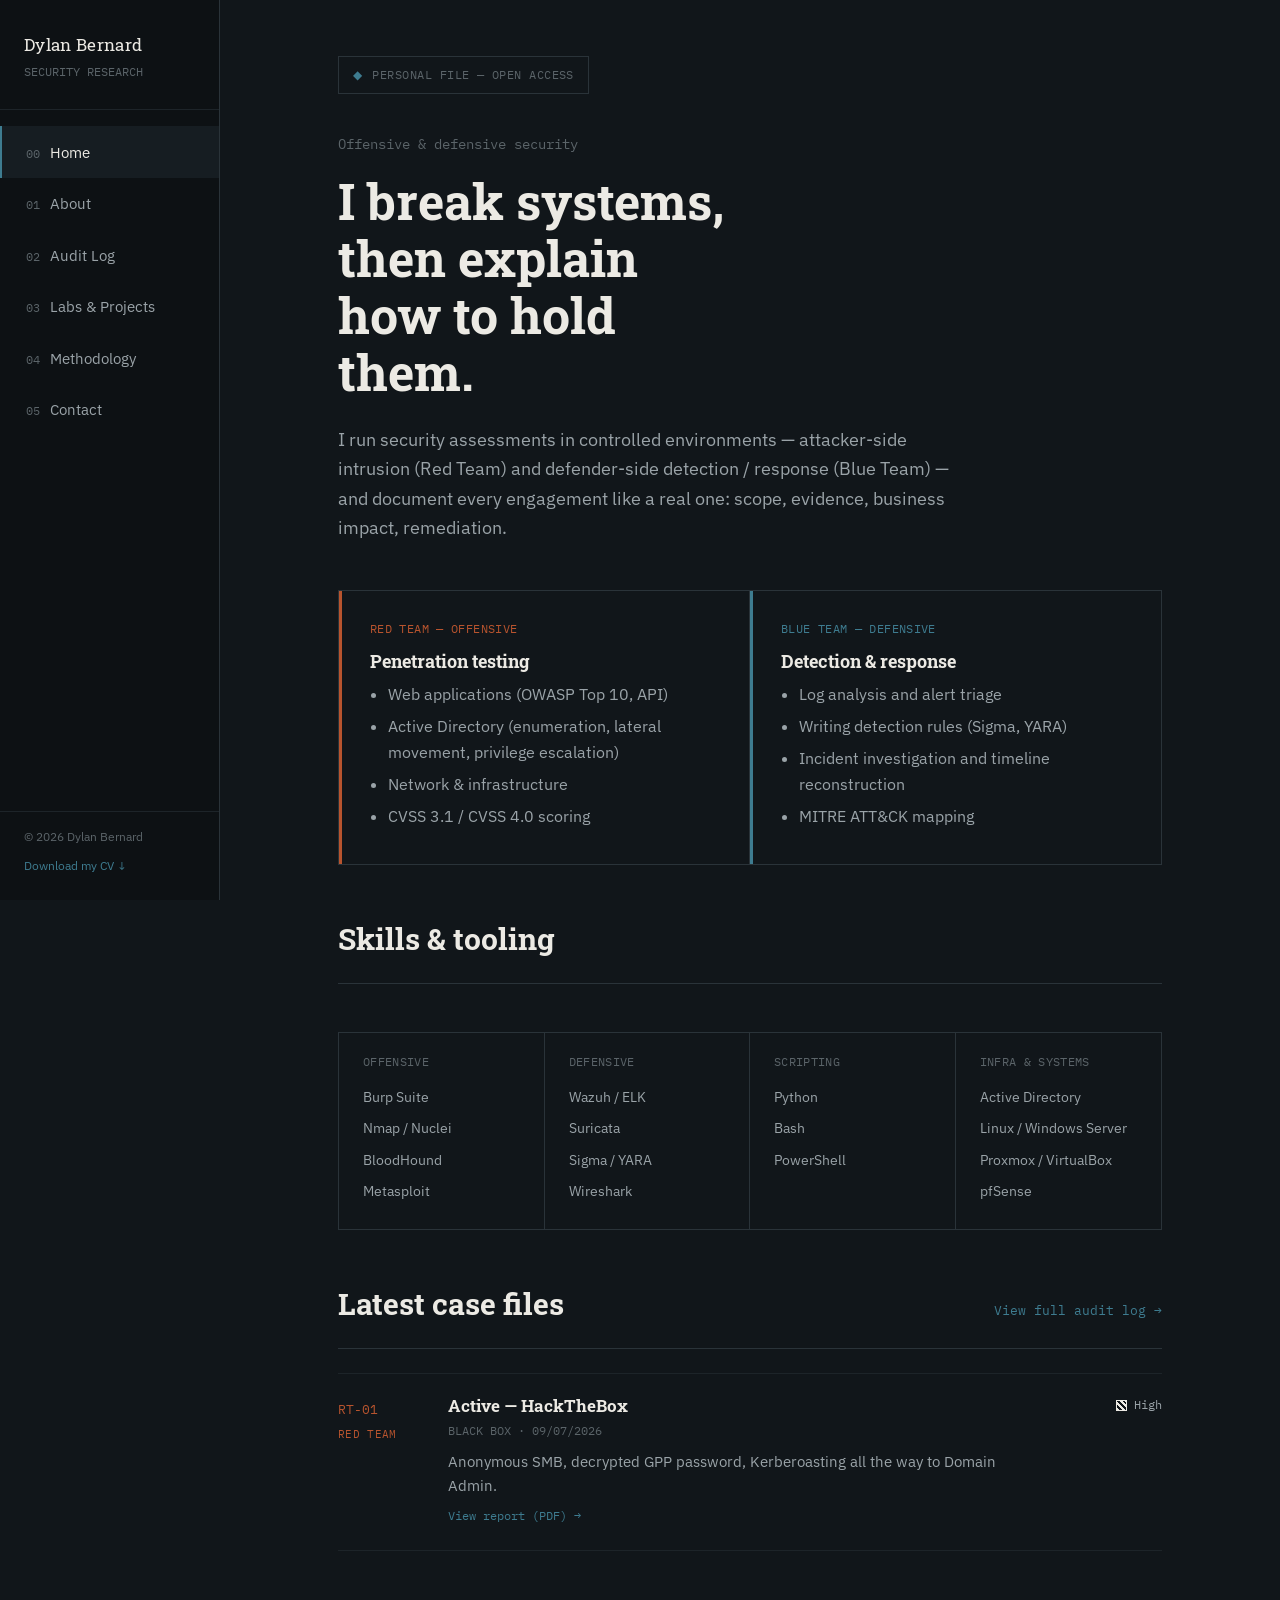
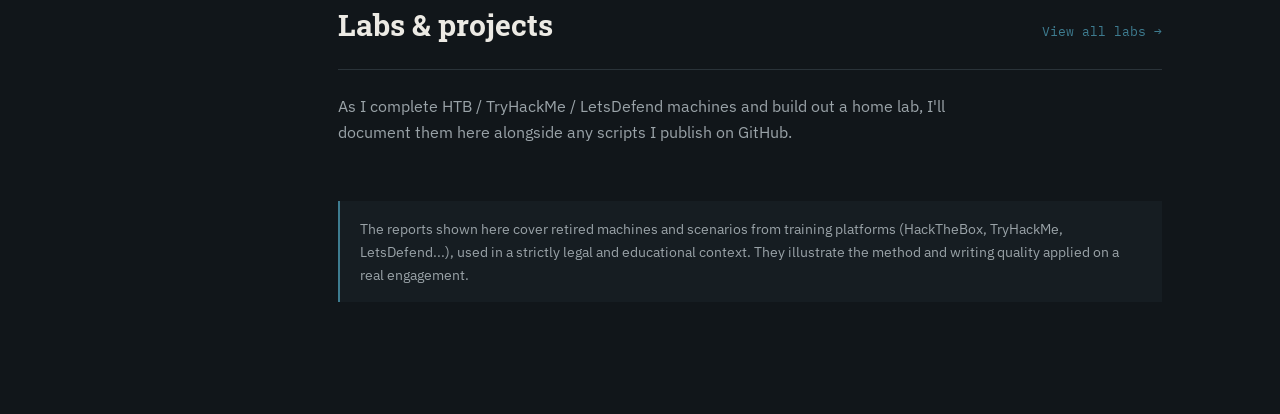
<file: index.html>
<!DOCTYPE html>
<html lang="en">
<head>
<meta charset="UTF-8">
<meta name="viewport" content="width=device-width, initial-scale=1.0">
<title>Dylan Bernard · Security Research — Red &amp; Blue Team</title>
<meta name="description" content="Offensive and defensive security portfolio — penetration testing, detection and incident response. Reports produced in a legal, educational environment.">
<link rel="preconnect" href="https://fonts.googleapis.com">
<link href="https://fonts.googleapis.com/css2?family=Roboto+Slab:wght@400;700&family=IBM+Plex+Sans:wght@400;500;600&family=IBM+Plex+Mono:wght@400;500&display=swap" rel="stylesheet">
<link rel="stylesheet" href="css/style.css">
</head>
<body>

<div class="topbar">
  <span class="topbar__mark">DYLAN&nbsp;BERNARD</span>
  <button class="topbar__toggle" aria-expanded="false">MENU</button>
</div>
<nav class="topbar__menu">
  <a href="index.html" aria-current="page">Home</a>
  <a href="about.html">About</a>
  <a href="reports.html">Audit Log</a>
  <a href="labs.html">Labs &amp; Projects</a>
  <a href="methodology.html">Methodology</a>
  <a href="contact.html">Contact</a>
</nav>

<div class="shell">
  <aside class="rail">
    <div class="rail__brand">
      <a href="index.html">
        <span class="rail__mark">Dylan Bernard</span>
        <span class="rail__sub">SECURITY&nbsp;RESEARCH</span>
      </a>
    </div>
    <nav class="rail__nav">
      <a class="rail__tab" href="index.html" aria-current="page"><span class="idx">00</span>Home</a>
      <a class="rail__tab" href="about.html"><span class="idx">01</span>About</a>
      <a class="rail__tab" href="reports.html"><span class="idx">02</span>Audit Log</a>
      <a class="rail__tab" href="labs.html"><span class="idx">03</span>Labs &amp; Projects</a>
      <a class="rail__tab" href="methodology.html"><span class="idx">04</span>Methodology</a>
      <a class="rail__tab" href="contact.html"><span class="idx">05</span>Contact</a>
    </nav>
    <div class="rail__footer">© 2026 Dylan Bernard<br><a href="assets/CV_Dylan_Bernard.pdf" class="rail__cv">Download my CV ↓</a></div>
  </aside>

  <main class="main">
    <div class="container">

      <div class="classified">PERSONAL FILE — OPEN ACCESS</div>

      <section class="hero">
        <p class="hero__eyebrow">Offensive &amp; defensive security</p>
        <h1>I break systems, then explain how to hold them.</h1>
        <p class="hero__lede">
          I run security assessments in controlled environments — attacker-side intrusion
          (Red Team) and defender-side detection / response (Blue Team) — and document every
          engagement like a real one: scope, evidence, business impact, remediation.
        </p>
      </section>

      <div class="track-split">
        <div class="track track--red">
          <div class="track__label">RED TEAM — OFFENSIVE</div>
          <h3>Penetration testing</h3>
          <ul>
            <li>Web applications (OWASP Top 10, API)</li>
            <li>Active Directory (enumeration, lateral movement, privilege escalation)</li>
            <li>Network &amp; infrastructure</li>
            <li>CVSS 3.1 / CVSS 4.0 scoring</li>
          </ul>
        </div>
        <div class="track track--blue">
          <div class="track__label">BLUE TEAM — DEFENSIVE</div>
          <h3>Detection &amp; response</h3>
          <ul>
            <li>Log analysis and alert triage</li>
            <li>Writing detection rules (Sigma, YARA)</li>
            <li>Incident investigation and timeline reconstruction</li>
            <li>MITRE ATT&amp;CK mapping</li>
          </ul>
        </div>
      </div>

      <section class="section">
        <div class="section__head">
          <h2>Skills &amp; tooling</h2>
        </div>
        <div class="skills-grid">
          <div class="skills-col">
            <h4>OFFENSIVE</h4>
            <ul>
              <li>Burp Suite</li>
              <li>Nmap / Nuclei</li>
              <li>BloodHound</li>
              <li>Metasploit</li>
            </ul>
          </div>
          <div class="skills-col">
            <h4>DEFENSIVE</h4>
            <ul>
              <li>Wazuh / ELK</li>
              <li>Suricata</li>
              <li>Sigma / YARA</li>
              <li>Wireshark</li>
            </ul>
          </div>
          <div class="skills-col">
            <h4>SCRIPTING</h4>
            <ul>
              <li>Python</li>
              <li>Bash</li>
              <li>PowerShell</li>
            </ul>
          </div>
          <div class="skills-col">
            <h4>INFRA &amp; SYSTEMS</h4>
            <ul>
              <li>Active Directory</li>
              <li>Linux / Windows Server</li>
              <li>Proxmox / VirtualBox</li>
              <li>pfSense</li>
            </ul>
          </div>
        </div>
      </section>

      <section class="section">
        <div class="section__head">
          <h2>Latest case files</h2>
          <a class="see-all" href="reports.html">View full audit log →</a>
        </div>
        <div class="log">

          <article class="log-entry log-entry--red">
            <div class="log-entry__id">RT-01<span class="track-tag">RED TEAM</span></div>
            <div>
              <h3 class="log-entry__title">Active — HackTheBox</h3>
              <div class="log-entry__meta">BLACK BOX · 09/07/2026</div>
              <p class="log-entry__desc">Anonymous SMB, decrypted GPP password, Kerberoasting all the way to Domain Admin.</p>
              <a class="log-entry__link" href="assets/reports/active-htb.pdf">View report (PDF) →</a>
            </div>
            <div class="log-entry__sev">
              <div class="sev sev--high"><span class="sev__mark"></span>High</div>
            </div>
          </article>

          <!-- placeholder, fill in and uncomment when ready:
<article class="log-entry log-entry--blue">
            <div class="log-entry__id">BT-01<span class="track-tag">BLUE TEAM</span></div>
            <div>
              <h3 class="log-entry__title">[Scenario name] — Incident investigation</h3>
              <div class="log-entry__meta">SIMULATION · [MONTH YYYY]</div>
              <p class="log-entry__desc">[One-line summary: detected vector, detection delay, containment actions.]</p>
            </div>
            <div class="log-entry__sev">
              <div class="sev sev--high"><span class="sev__mark"></span>High</div>
            </div>
          </article>
-->

          <!-- placeholder, fill in and uncomment when ready:
<article class="log-entry log-entry--red">
            <div class="log-entry__id">RT-02<span class="track-tag">RED TEAM</span></div>
            <div>
              <h3 class="log-entry__title">[Target name] — Web application</h3>
              <div class="log-entry__meta">BLACK BOX · [MONTH YYYY]</div>
              <p class="log-entry__desc">[One-line summary: key vulnerability and exploitation path.]</p>
            </div>
            <div class="log-entry__sev">
              <div class="sev sev--medium"><span class="sev__mark"></span>Medium</div>
            </div>
          </article>
-->

        </div>
      </section>

      <section class="section">
        <div class="section__head">
          <h2>Labs &amp; projects</h2>
          <a class="see-all" href="labs.html">View all labs →</a>
        </div>
        <p>
          As I complete HTB / TryHackMe / LetsDefend machines and build out a home lab,
          I'll document them here alongside any scripts I publish on GitHub.
        </p>
      </section>

      <div class="note-box">
        The reports shown here cover retired machines and scenarios from training platforms
        (HackTheBox, TryHackMe, LetsDefend...), used in a strictly legal and educational
        context. They illustrate the method and writing quality applied on a real engagement.
      </div>

    </div>
  </main>
</div>

<script src="js/main.js"></script>
</body>
</html>
</file>
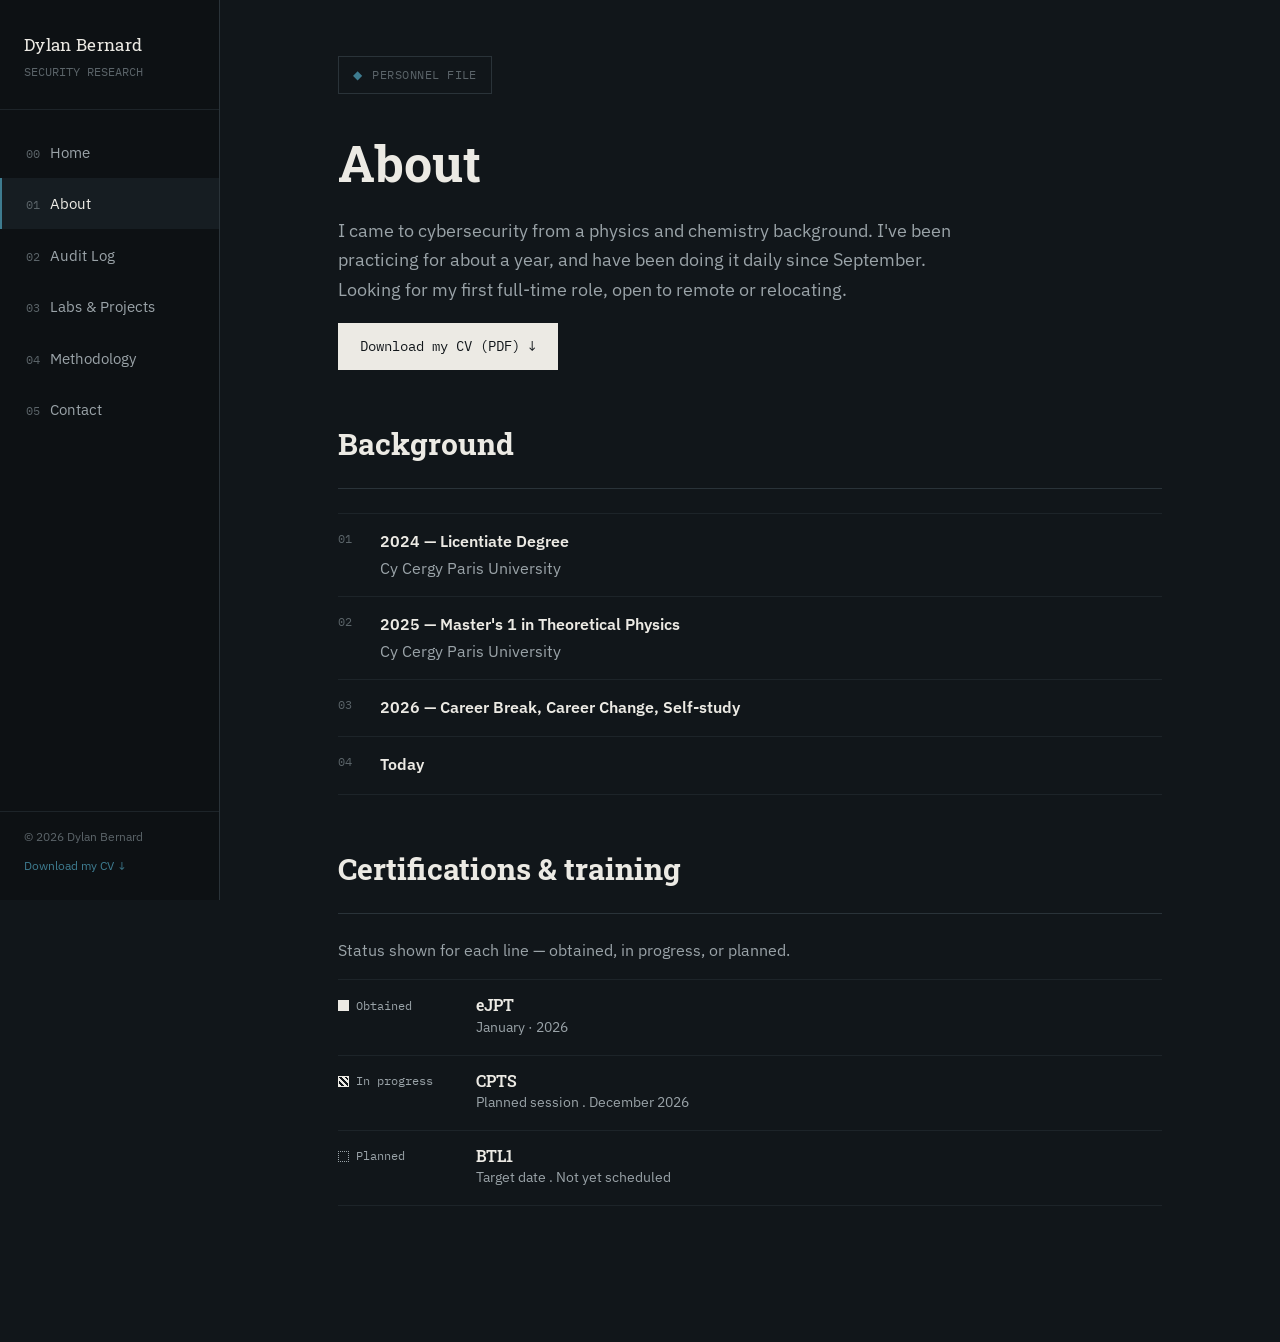
<file: about.html>
<!DOCTYPE html>
<html lang="en">
<head>
<meta charset="UTF-8">
<meta name="viewport" content="width=device-width, initial-scale=1.0">
<title>About · Dylan Bernard — Security Research</title>
<meta name="description" content="Background, training and certifications of Dylan Bernard, Red & Blue Team security researcher.">
<link rel="preconnect" href="https://fonts.googleapis.com">
<link href="https://fonts.googleapis.com/css2?family=Roboto+Slab:wght@400;700&family=IBM+Plex+Sans:wght@400;500;600&family=IBM+Plex+Mono:wght@400;500&display=swap" rel="stylesheet">
<link rel="stylesheet" href="css/style.css">
</head>
<body>

<div class="topbar">
  <span class="topbar__mark">DYLAN&nbsp;BERNARD</span>
  <button class="topbar__toggle" aria-expanded="false">MENU</button>
</div>
<nav class="topbar__menu">
  <a href="index.html">Home</a>
  <a href="about.html" aria-current="page">About</a>
  <a href="reports.html">Audit Log</a>
  <a href="labs.html">Labs &amp; Projects</a>
  <a href="methodology.html">Methodology</a>
  <a href="contact.html">Contact</a>
</nav>

<div class="shell">
  <aside class="rail">
    <div class="rail__brand">
      <a href="index.html">
        <span class="rail__mark">Dylan Bernard</span>
        <span class="rail__sub">SECURITY&nbsp;RESEARCH</span>
      </a>
    </div>
    <nav class="rail__nav">
      <a class="rail__tab" href="index.html"><span class="idx">00</span>Home</a>
      <a class="rail__tab" href="about.html" aria-current="page"><span class="idx">01</span>About</a>
      <a class="rail__tab" href="reports.html"><span class="idx">02</span>Audit Log</a>
      <a class="rail__tab" href="labs.html"><span class="idx">03</span>Labs &amp; Projects</a>
      <a class="rail__tab" href="methodology.html"><span class="idx">04</span>Methodology</a>
      <a class="rail__tab" href="contact.html"><span class="idx">05</span>Contact</a>
    </nav>
    <div class="rail__footer">© 2026 Dylan Bernard<br><a href="assets/CV_Dylan_Bernard.pdf" class="rail__cv">Download my CV ↓</a></div>
  </aside>

  <main class="main">
    <div class="container">

      <div class="classified">PERSONNEL FILE</div>

      <h1>About</h1>
      <p class="hero__lede">
        I came to cybersecurity from a physics and chemistry background. 
        I've been practicing for about a year, and have been doing it daily since September. 
        Looking for my first full-time role, open to remote or relocating.
      </p>

      <a class="cta-btn" href="assets/CV_Dylan_Bernard.pdf">Download my CV (PDF) ↓</a>

      <section class="section">
        <div class="section__head"><h2>Background</h2></div>
        <ol class="phase-list">
          <li>
            <strong>2024 — Licentiate Degree</strong>
            Cy Cergy Paris University
          </li>
          <li>
            <strong>2025 — Master's 1 in Theoretical Physics</strong>
            Cy Cergy Paris University
          </li>
          <li>
            <strong>2026 — Career Break, Career Change, Self-study</strong>
           
          </li>
          <li>
            <strong>Today</strong>
            
          </li>
        </ol>
      </section>

      <section class="section">
        <div class="section__head"><h2>Certifications &amp; training</h2></div>
        <p>Status shown for each line — obtained, in progress, or planned.</p>
        <ul class="cert-list">
          <li class="cert-item">
            <div class="cert-item__status sev sev--critical"><span class="sev__mark"></span>Obtained</div>
            <div class="cert-item__body">
              <h4>eJPT</h4>
              <p>January · 2026</p>
            </div>
          </li>
          <li class="cert-item">
            <div class="cert-item__status sev sev--high"><span class="sev__mark"></span>In progress</div>
            <div class="cert-item__body">
              <h4>CPTS</h4>
              <p>Planned session . December 2026</p>
            </div>
          </li>
          <li class="cert-item">
            <div class="cert-item__status sev sev--info"><span class="sev__mark"></span>Planned</div>
            <div class="cert-item__body">
              <h4>BTL1</h4>
              <p>Target date . Not yet scheduled</p>
            </div>
          </li>
        </ul>
      </section>
 </div>
  </main>
</div>

<script src="js/main.js"></script>
</body>
</html>
</file>
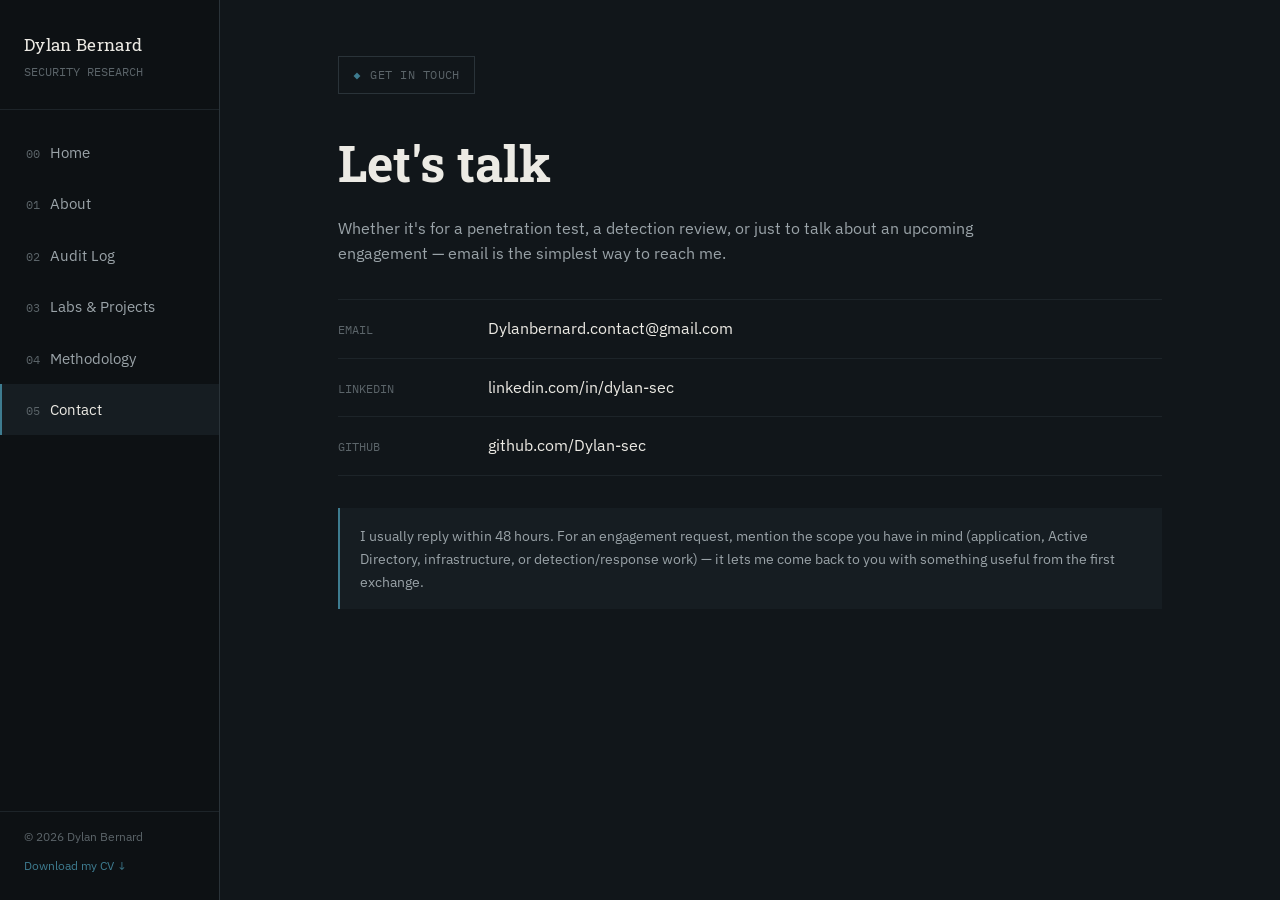
<file: contact.html>
<!DOCTYPE html>
<html lang="en">
<head>
<meta charset="UTF-8">
<meta name="viewport" content="width=device-width, initial-scale=1.0">
<title>Contact · Dylan Bernard — Security Research</title>
<meta name="description" content="Get in touch with Dylan Bernard for a Red Team or Blue Team engagement.">
<link rel="preconnect" href="https://fonts.googleapis.com">
<link href="https://fonts.googleapis.com/css2?family=Roboto+Slab:wght@400;700&family=IBM+Plex+Sans:wght@400;500;600&family=IBM+Plex+Mono:wght@400;500&display=swap" rel="stylesheet">
<link rel="stylesheet" href="css/style.css">
</head>
<body>

<div class="topbar">
  <span class="topbar__mark">DYLAN&nbsp;BERNARD</span>
  <button class="topbar__toggle" aria-expanded="false">MENU</button>
</div>
<nav class="topbar__menu">
  <a href="index.html">Home</a>
  <a href="about.html">About</a>
  <a href="reports.html">Audit Log</a>
  <a href="labs.html">Labs &amp; Projects</a>
  <a href="methodology.html">Methodology</a>
  <a href="contact.html" aria-current="page">Contact</a>
</nav>

<div class="shell">
  <aside class="rail">
    <div class="rail__brand">
      <a href="index.html">
        <span class="rail__mark">Dylan Bernard</span>
        <span class="rail__sub">SECURITY&nbsp;RESEARCH</span>
      </a>
    </div>
    <nav class="rail__nav">
      <a class="rail__tab" href="index.html"><span class="idx">00</span>Home</a>
      <a class="rail__tab" href="about.html"><span class="idx">01</span>About</a>
      <a class="rail__tab" href="reports.html"><span class="idx">02</span>Audit Log</a>
      <a class="rail__tab" href="labs.html"><span class="idx">03</span>Labs &amp; Projects</a>
      <a class="rail__tab" href="methodology.html"><span class="idx">04</span>Methodology</a>
      <a class="rail__tab" href="contact.html" aria-current="page"><span class="idx">05</span>Contact</a>
    </nav>
    <div class="rail__footer">© 2026 Dylan Bernard<br><a href="assets/CV_Dylan_Bernard.pdf" class="rail__cv">Download my CV ↓</a></div>
  </aside>

  <main class="main">
    <div class="container">

      <div class="classified">GET IN TOUCH</div>

      <h1>Let's talk</h1>
      <p>
        Whether it's for a penetration test, a detection review, or just to talk about an
        upcoming engagement — email is the simplest way to reach me.
      </p>

      <ul class="contact-list">
        <li>
          <span class="label mono">EMAIL</span>
          <a href="mailto:Dylanbernard.contact@gmail.com">Dylanbernard.contact@gmail.com</a>
        </li>
        <li>
          <span class="label mono">LINKEDIN</span>
          <a href="https://www.linkedin.com/in/dylan-sec/">linkedin.com/in/dylan-sec</a>
        </li>
        <li>
          <span class="label mono">GITHUB</span>
          <a href="https://github.com/Dylan-sec">github.com/Dylan-sec</a>
        </li>
      </ul>

      <div class="note-box">
        I usually reply within 48 hours. For an engagement request, mention the scope you have
        in mind (application, Active Directory, infrastructure, or detection/response work) —
        it lets me come back to you with something useful from the first exchange.
      </div>

    </div>
  </main>
</div>

<script src="js/main.js"></script>
</body>
</html>
</file>
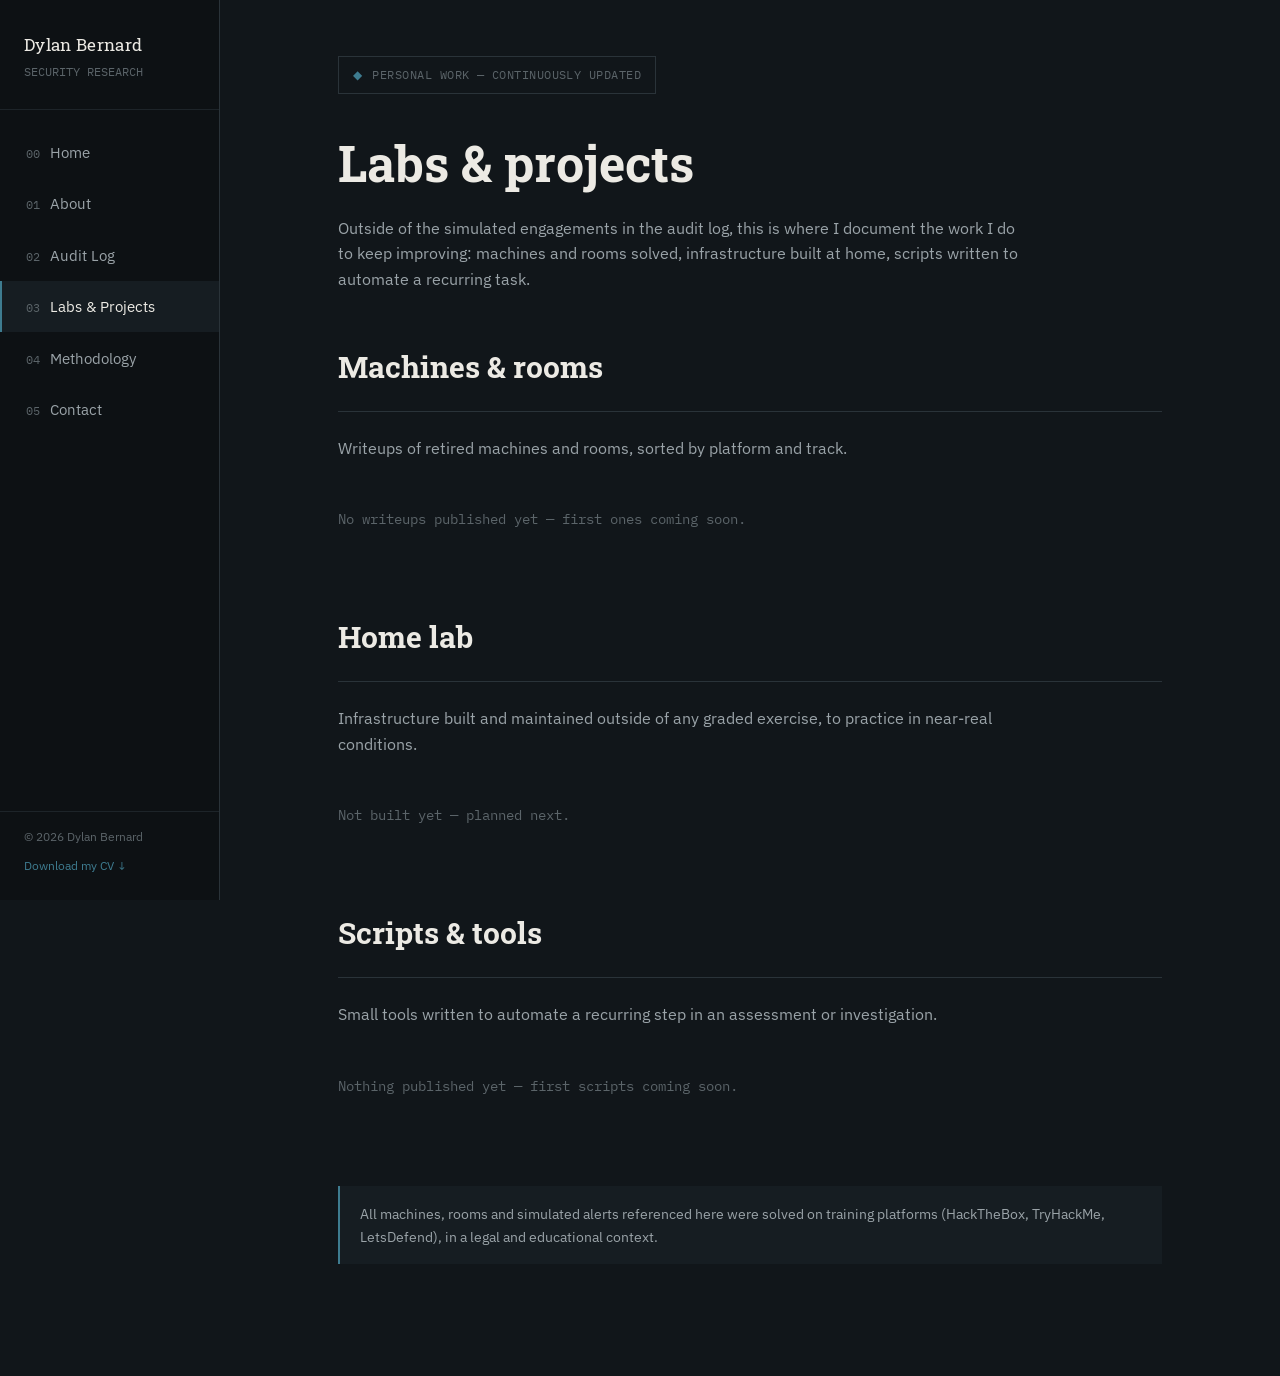
<file: labs.html>
<!DOCTYPE html>
<html lang="en">
<head>
<meta charset="UTF-8">
<meta name="viewport" content="width=device-width, initial-scale=1.0">
<title>Labs &amp; Projects · Dylan Bernard — Security Research</title>
<meta name="description" content="HackTheBox, TryHackMe and LetsDefend writeups, home lab and scripts/tools built by Dylan Bernard.">
<link rel="preconnect" href="https://fonts.googleapis.com">
<link href="https://fonts.googleapis.com/css2?family=Roboto+Slab:wght@400;700&family=IBM+Plex+Sans:wght@400;500;600&family=IBM+Plex+Mono:wght@400;500&display=swap" rel="stylesheet">
<link rel="stylesheet" href="css/style.css">
</head>
<body>

<div class="topbar">
  <span class="topbar__mark">DYLAN&nbsp;BERNARD</span>
  <button class="topbar__toggle" aria-expanded="false">MENU</button>
</div>
<nav class="topbar__menu">
  <a href="index.html">Home</a>
  <a href="about.html">About</a>
  <a href="reports.html">Audit Log</a>
  <a href="labs.html" aria-current="page">Labs &amp; Projects</a>
  <a href="methodology.html">Methodology</a>
  <a href="contact.html">Contact</a>
</nav>

<div class="shell">
  <aside class="rail">
    <div class="rail__brand">
      <a href="index.html">
        <span class="rail__mark">Dylan Bernard</span>
        <span class="rail__sub">SECURITY&nbsp;RESEARCH</span>
      </a>
    </div>
    <nav class="rail__nav">
      <a class="rail__tab" href="index.html"><span class="idx">00</span>Home</a>
      <a class="rail__tab" href="about.html"><span class="idx">01</span>About</a>
      <a class="rail__tab" href="reports.html"><span class="idx">02</span>Audit Log</a>
      <a class="rail__tab" href="labs.html" aria-current="page"><span class="idx">03</span>Labs &amp; Projects</a>
      <a class="rail__tab" href="methodology.html"><span class="idx">04</span>Methodology</a>
      <a class="rail__tab" href="contact.html"><span class="idx">05</span>Contact</a>
    </nav>
    <div class="rail__footer">© 2026 Dylan Bernard<br><a href="assets/CV_Dylan_Bernard.pdf" class="rail__cv">Download my CV ↓</a></div>
  </aside>

  <main class="main">
    <div class="container">

      <div class="classified">PERSONAL WORK — CONTINUOUSLY UPDATED</div>

      <h1>Labs &amp; projects</h1>
      <p>
        Outside of the simulated engagements in the audit log, this is where I document the
        work I do to keep improving: machines and rooms solved, infrastructure built at home,
        scripts written to automate a recurring task.
      </p>

      <!-- ===== Machines & rooms ===== -->
      <section class="section">
        <div class="section__head">
          <h2>Machines &amp; rooms</h2>
        </div>
        <p>Writeups of retired machines and rooms, sorted by platform and track.</p>

        <p class="empty-state is-visible">No writeups published yet — first ones coming soon.</p>

        <!-- placeholder entries, fill in real machines/rooms and uncomment as you complete them:
        <div class="log">

          <article class="log-entry log-entry--red">
            <div class="log-entry__id">HTB<span class="track-tag">RED TEAM</span></div>
            <div>
              <h3 class="log-entry__title"><span class="plat-tag plat-tag--htb">HTB</span>[Machine name]</h3>
              <div class="log-entry__meta mono">DIFFICULTY [EASY/MEDIUM/HARD] · [OS] · [MONTH YYYY]</div>
              <p class="log-entry__desc">[One-line summary of the exploitation path leading to initial access, then root/system.]</p>
            </div>
            <div class="log-entry__sev">
              <div class="sev sev--high"><span class="sev__mark"></span>High</div>
            </div>
          </article>

          <article class="log-entry log-entry--red">
            <div class="log-entry__id">THM<span class="track-tag">RED TEAM</span></div>
            <div>
              <h3 class="log-entry__title"><span class="plat-tag plat-tag--thm">THM</span>[Room name]</h3>
              <div class="log-entry__meta mono">DIFFICULTY [EASY/MEDIUM/HARD] · [TOPIC] · [MONTH YYYY]</div>
              <p class="log-entry__desc">[Technical concept practiced in this room and what was learned.]</p>
            </div>
            <div class="log-entry__sev">
              <div class="sev sev--medium"><span class="sev__mark"></span>Medium</div>
            </div>
          </article>

          <article class="log-entry log-entry--blue">
            <div class="log-entry__id">LD<span class="track-tag">BLUE TEAM</span></div>
            <div>
              <h3 class="log-entry__title"><span class="plat-tag plat-tag--ld">LetsDefend</span>[Simulated alert name]</h3>
              <div class="log-entry__meta mono">SOC SIMULATION · [MONTH YYYY]</div>
              <p class="log-entry__desc">[Alert handled, indicators analyzed, verdict reached and justification.]</p>
            </div>
            <div class="log-entry__sev">
              <div class="sev sev--high"><span class="sev__mark"></span>High</div>
            </div>
          </article>

          <article class="log-entry log-entry--red">
            <div class="log-entry__id">HTB<span class="track-tag">RED TEAM</span></div>
            <div>
              <h3 class="log-entry__title"><span class="plat-tag plat-tag--htb">HTB</span>[Machine name]</h3>
              <div class="log-entry__meta mono">DIFFICULTY [EASY/MEDIUM/HARD] · [OS] · [MONTH YYYY]</div>
              <p class="log-entry__desc">[One-line summary of the exploitation path leading to initial access, then root/system.]</p>
            </div>
            <div class="log-entry__sev">
              <div class="sev sev--critical"><span class="sev__mark"></span>Critical</div>
            </div>
          </article>

        </div>
        -->
      </section>

      <!-- ===== Home lab ===== -->
      <section class="section">
        <div class="section__head">
          <h2>Home lab</h2>
        </div>
        <p>Infrastructure built and maintained outside of any graded exercise, to practice in near-real conditions.</p>

        <p class="empty-state is-visible">Not built yet — planned next.</p>

        <!-- placeholder cards, fill in real lab builds and uncomment when ready:
        <div class="project-card">
          <h3>[Lab name] — Vulnerable Active Directory</h3>
          <div class="project-card__stack">Windows Server · AD DS · VirtualBox / Proxmox</div>
          <p class="project-card__desc">[AD domain built with intentional misconfigurations (ACLs, delegation, GPOs) to practice enumeration and privilege escalation with tools like BloodHound.]</p>
          <a class="project-card__link" href="#">[writeup / repo link] →</a>
        </div>

        <div class="project-card">
          <h3>[Lab name] — Mini SOC</h3>
          <div class="project-card__stack">Wazuh · Suricata · ELK · Debian</div>
          <p class="project-card__desc">[Detection stack with log collection, correlation rules and dashboards, tested against simulated attacks from the AD lab.]</p>
          <a class="project-card__link" href="#">[writeup / repo link] →</a>
        </div>

        <div class="project-card">
          <h3>[Lab name] — Network segmentation</h3>
          <div class="project-card__stack">pfSense · VLAN · Wireshark</div>
          <p class="project-card__desc">[Network segmented into zones (user, server, DMZ) to observe and document lateral movement blocked by segmentation.]</p>
          <a class="project-card__link" href="#">[writeup / repo link] →</a>
        </div>
        -->
      </section>

      <!-- ===== Scripts & tools ===== -->
      <section class="section">
        <div class="section__head">
          <h2>Scripts &amp; tools</h2>
        </div>
        <p>Small tools written to automate a recurring step in an assessment or investigation.</p>

        <p class="empty-state is-visible">Nothing published yet — first scripts coming soon.</p>

        <!-- placeholder tools, fill in real scripts and uncomment when ready:
        <ul class="tool-list">
          <li class="tool-item">
            <span class="tool-item__lang mono">Python</span>
            <div class="tool-item__body">
              <h4>[Script name] — enumeration automation</h4>
              <p>[What the script actually does: e.g. runs nmap then sorts services by likely attack surface.]</p>
            </div>
            <a class="tool-item__link" href="#">GitHub →</a>
          </li>
          <li class="tool-item">
            <span class="tool-item__lang mono">Bash</span>
            <div class="tool-item__body">
              <h4>[Script name] — test environment setup</h4>
              <p>[E.g. automatically installs and configures tools on a freshly built assessment machine.]</p>
            </div>
            <a class="tool-item__link" href="#">GitHub →</a>
          </li>
          <li class="tool-item">
            <span class="tool-item__lang mono">Python</span>
            <div class="tool-item__body">
              <h4>[Script name] — Sigma detection rule</h4>
              <p>[Generates or tests a Sigma detection rule against a sample log set.]</p>
            </div>
            <a class="tool-item__link" href="#">GitHub →</a>
          </li>
        </ul>
        -->
      </section>

      <div class="note-box">
        All machines, rooms and simulated alerts referenced here were solved on training
        platforms (HackTheBox, TryHackMe, LetsDefend), in a legal and educational context.
      </div>

    </div>
  </main>
</div>

<script src="js/main.js"></script>
</body>
</html>
</file>
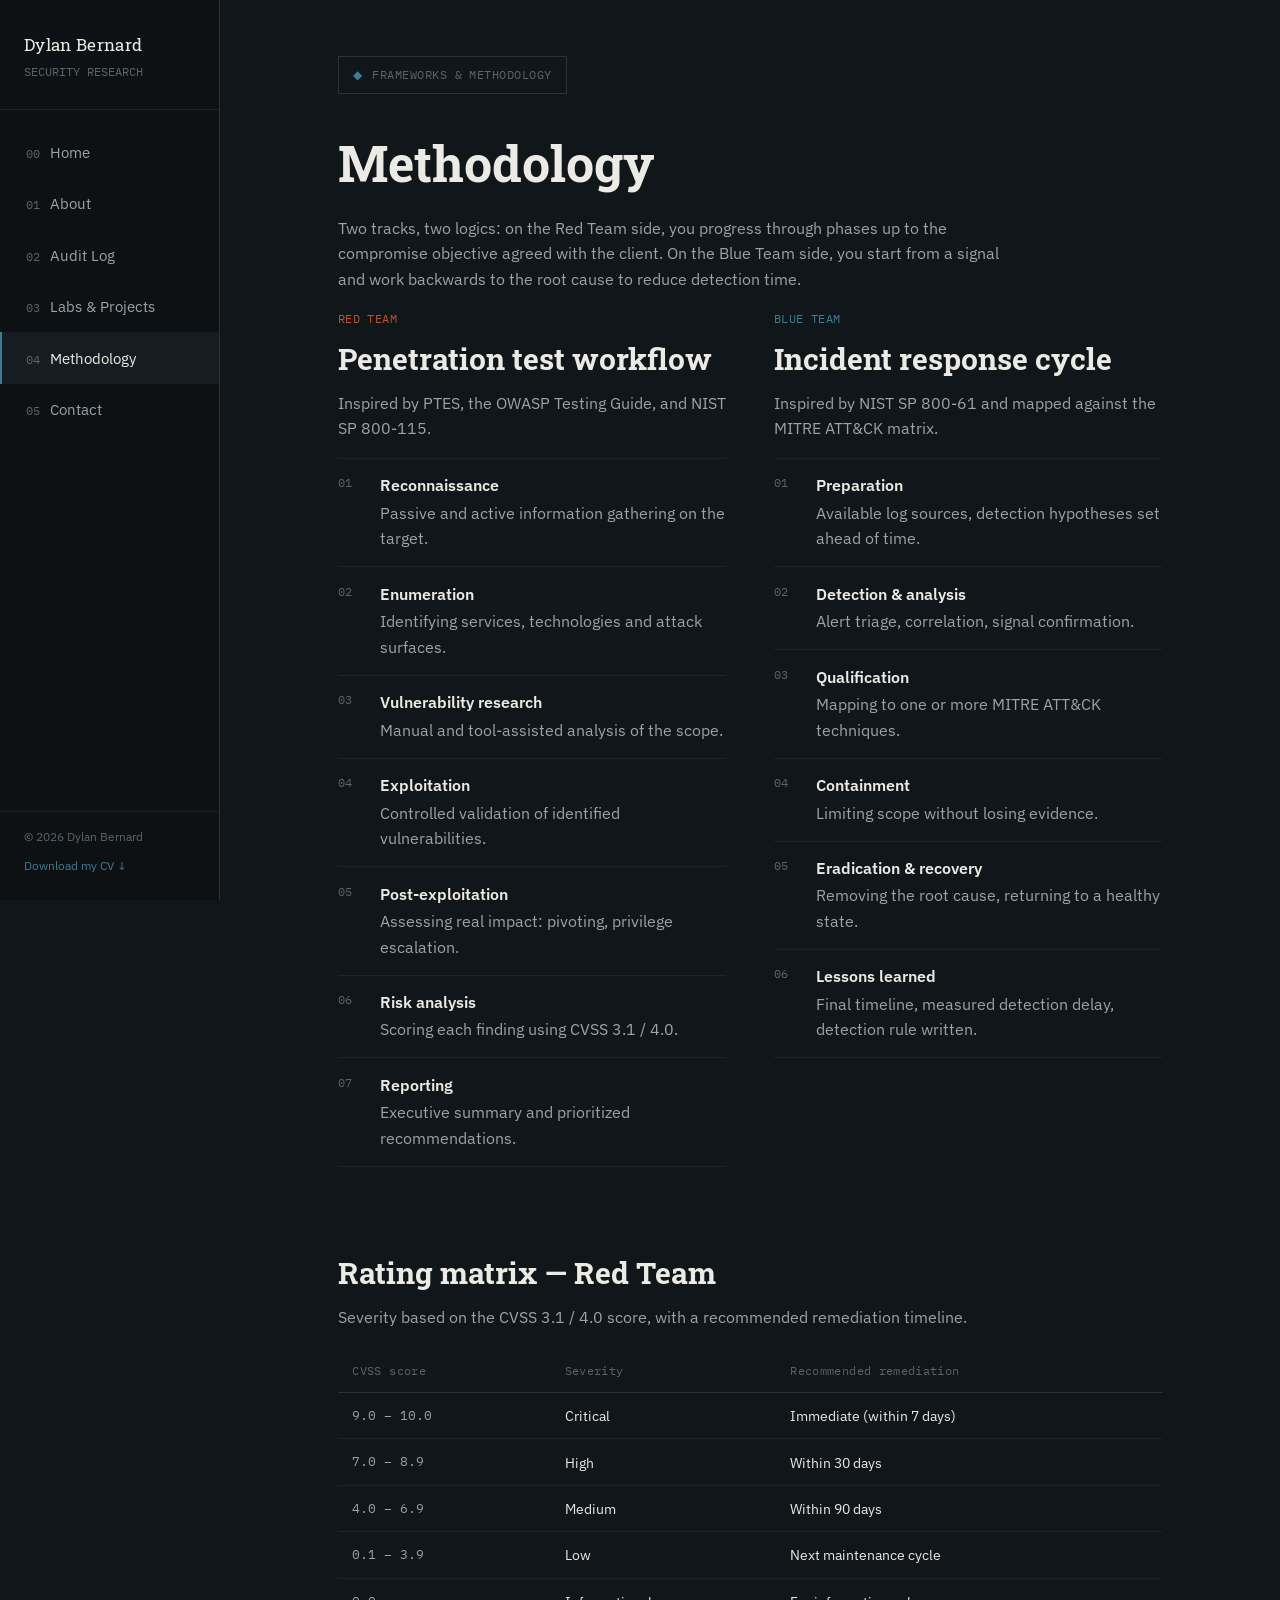
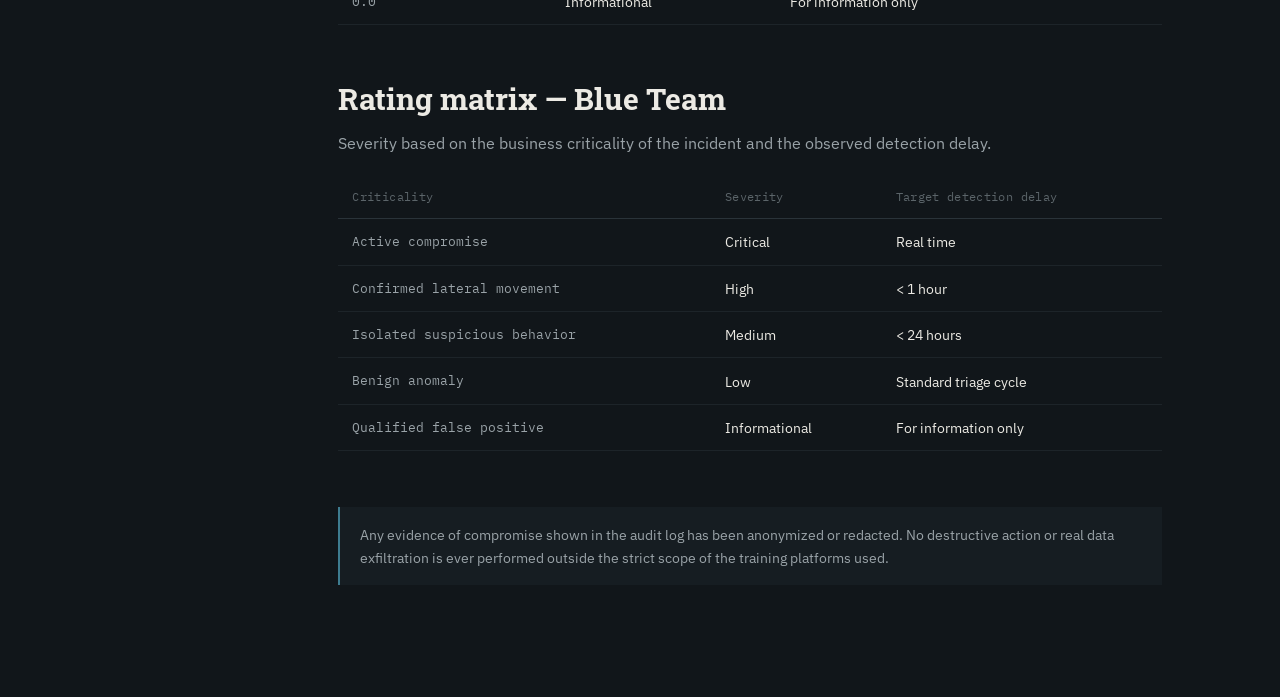
<file: methodology.html>
<!DOCTYPE html>
<html lang="en">
<head>
<meta charset="UTF-8">
<meta name="viewport" content="width=device-width, initial-scale=1.0">
<title>Methodology · Dylan Bernard — Security Research</title>
<meta name="description" content="Red Team methodology (PTES / OWASP / NIST SP 800-115) and Blue Team methodology (NIST SP 800-61, MITRE ATT&CK) applied by Dylan Bernard.">
<link rel="preconnect" href="https://fonts.googleapis.com">
<link href="https://fonts.googleapis.com/css2?family=Roboto+Slab:wght@400;700&family=IBM+Plex+Sans:wght@400;500;600&family=IBM+Plex+Mono:wght@400;500&display=swap" rel="stylesheet">
<link rel="stylesheet" href="css/style.css">
</head>
<body>

<div class="topbar">
  <span class="topbar__mark">DYLAN&nbsp;BERNARD</span>
  <button class="topbar__toggle" aria-expanded="false">MENU</button>
</div>
<nav class="topbar__menu">
  <a href="index.html">Home</a>
  <a href="about.html">About</a>
  <a href="reports.html">Audit Log</a>
  <a href="labs.html">Labs &amp; Projects</a>
  <a href="methodology.html" aria-current="page">Methodology</a>
  <a href="contact.html">Contact</a>
</nav>

<div class="shell">
  <aside class="rail">
    <div class="rail__brand">
      <a href="index.html">
        <span class="rail__mark">Dylan Bernard</span>
        <span class="rail__sub">SECURITY&nbsp;RESEARCH</span>
      </a>
    </div>
    <nav class="rail__nav">
      <a class="rail__tab" href="index.html"><span class="idx">00</span>Home</a>
      <a class="rail__tab" href="about.html"><span class="idx">01</span>About</a>
      <a class="rail__tab" href="reports.html"><span class="idx">02</span>Audit Log</a>
      <a class="rail__tab" href="labs.html"><span class="idx">03</span>Labs &amp; Projects</a>
      <a class="rail__tab" href="methodology.html" aria-current="page"><span class="idx">04</span>Methodology</a>
      <a class="rail__tab" href="contact.html"><span class="idx">05</span>Contact</a>
    </nav>
    <div class="rail__footer">© 2026 Dylan Bernard<br><a href="assets/CV_Dylan_Bernard.pdf" class="rail__cv">Download my CV ↓</a></div>
  </aside>

  <main class="main">
    <div class="container">

      <div class="classified">FRAMEWORKS &amp; METHODOLOGY</div>

      <h1>Methodology</h1>
      <p>
        Two tracks, two logics: on the Red Team side, you progress through phases up to the
        compromise objective agreed with the client. On the Blue Team side, you start from a
        signal and work backwards to the root cause to reduce detection time.
      </p>

      <div class="two-col">
        <div>
          <div class="track__label" style="color:var(--red);">RED TEAM</div>
          <h2>Penetration test workflow</h2>
          <p>Inspired by PTES, the OWASP Testing Guide, and NIST SP 800-115.</p>
          <ol class="phase-list">
            <li><strong>Reconnaissance</strong>Passive and active information gathering on the target.</li>
            <li><strong>Enumeration</strong>Identifying services, technologies and attack surfaces.</li>
            <li><strong>Vulnerability research</strong>Manual and tool-assisted analysis of the scope.</li>
            <li><strong>Exploitation</strong>Controlled validation of identified vulnerabilities.</li>
            <li><strong>Post-exploitation</strong>Assessing real impact: pivoting, privilege escalation.</li>
            <li><strong>Risk analysis</strong>Scoring each finding using CVSS 3.1 / 4.0.</li>
            <li><strong>Reporting</strong>Executive summary and prioritized recommendations.</li>
          </ol>
        </div>

        <div>
          <div class="track__label" style="color:var(--blue);">BLUE TEAM</div>
          <h2>Incident response cycle</h2>
          <p>Inspired by NIST SP 800-61 and mapped against the MITRE ATT&amp;CK matrix.</p>
          <ol class="phase-list">
            <li><strong>Preparation</strong>Available log sources, detection hypotheses set ahead of time.</li>
            <li><strong>Detection &amp; analysis</strong>Alert triage, correlation, signal confirmation.</li>
            <li><strong>Qualification</strong>Mapping to one or more MITRE ATT&amp;CK techniques.</li>
            <li><strong>Containment</strong>Limiting scope without losing evidence.</li>
            <li><strong>Eradication &amp; recovery</strong>Removing the root cause, returning to a healthy state.</li>
            <li><strong>Lessons learned</strong>Final timeline, measured detection delay, detection rule written.</li>
          </ol>
        </div>
      </div>

      <section class="section">
        <h2>Rating matrix — Red Team</h2>
        <p>Severity based on the CVSS 3.1 / 4.0 score, with a recommended remediation timeline.</p>
        <table class="grid-table">
          <thead>
            <tr><th>CVSS score</th><th>Severity</th><th>Recommended remediation</th></tr>
          </thead>
          <tbody>
            <tr><td class="mono">9.0 – 10.0</td><td>Critical</td><td>Immediate (within 7 days)</td></tr>
            <tr><td class="mono">7.0 – 8.9</td><td>High</td><td>Within 30 days</td></tr>
            <tr><td class="mono">4.0 – 6.9</td><td>Medium</td><td>Within 90 days</td></tr>
            <tr><td class="mono">0.1 – 3.9</td><td>Low</td><td>Next maintenance cycle</td></tr>
            <tr><td class="mono">0.0</td><td>Informational</td><td>For information only</td></tr>
          </tbody>
        </table>
      </section>

      <section class="section">
        <h2>Rating matrix — Blue Team</h2>
        <p>Severity based on the business criticality of the incident and the observed detection delay.</p>
        <table class="grid-table">
          <thead>
            <tr><th>Criticality</th><th>Severity</th><th>Target detection delay</th></tr>
          </thead>
          <tbody>
            <tr><td class="mono">Active compromise</td><td>Critical</td><td>Real time</td></tr>
            <tr><td class="mono">Confirmed lateral movement</td><td>High</td><td>&lt; 1 hour</td></tr>
            <tr><td class="mono">Isolated suspicious behavior</td><td>Medium</td><td>&lt; 24 hours</td></tr>
            <tr><td class="mono">Benign anomaly</td><td>Low</td><td>Standard triage cycle</td></tr>
            <tr><td class="mono">Qualified false positive</td><td>Informational</td><td>For information only</td></tr>
          </tbody>
        </table>
      </section>

      <div class="note-box">
        Any evidence of compromise shown in the audit log has been anonymized or redacted. No
        destructive action or real data exfiltration is ever performed outside the strict
        scope of the training platforms used.
      </div>

    </div>
  </main>
</div>

<script src="js/main.js"></script>
</body>
</html>
</file>
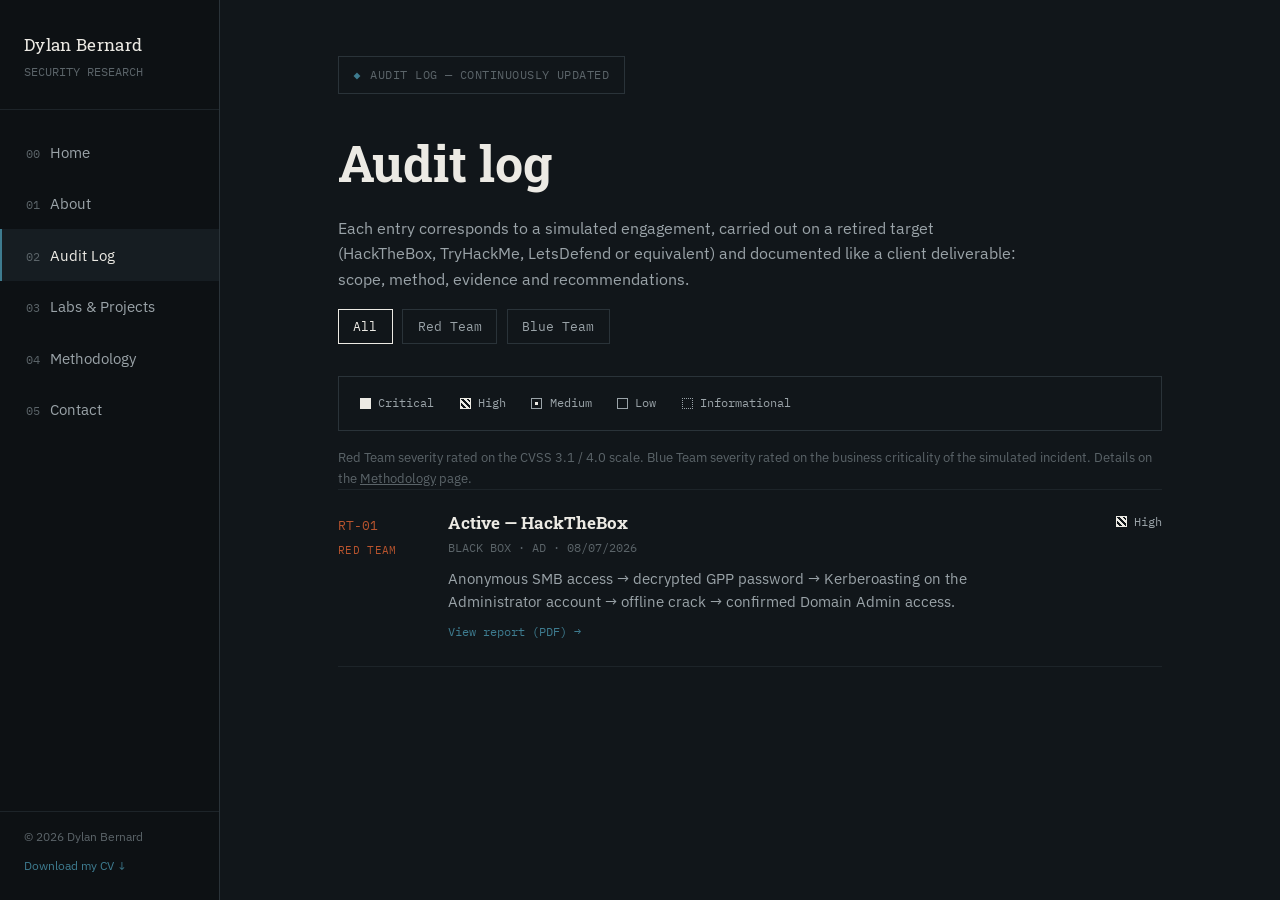
<file: reports.html>
<!DOCTYPE html>
<html lang="en">
<head>
<meta charset="UTF-8">
<meta name="viewport" content="width=device-width, initial-scale=1.0">
<title>Audit Log · Dylan Bernard — Security Research</title>
<meta name="description" content="Log of Red Team and Blue Team assessments carried out by Dylan Bernard, sorted by severity and track.">
<link rel="preconnect" href="https://fonts.googleapis.com">
<link href="https://fonts.googleapis.com/css2?family=Roboto+Slab:wght@400;700&family=IBM+Plex+Sans:wght@400;500;600&family=IBM+Plex+Mono:wght@400;500&display=swap" rel="stylesheet">
<link rel="stylesheet" href="css/style.css">
</head>
<body>

<div class="topbar">
  <span class="topbar__mark">DYLAN&nbsp;BERNARD</span>
  <button class="topbar__toggle" aria-expanded="false">MENU</button>
</div>
<nav class="topbar__menu">
  <a href="index.html">Home</a>
  <a href="about.html">About</a>
  <a href="reports.html" aria-current="page">Audit Log</a>
  <a href="labs.html">Labs &amp; Projects</a>
  <a href="methodology.html">Methodology</a>
  <a href="contact.html">Contact</a>
</nav>

<div class="shell">
  <aside class="rail">
    <div class="rail__brand">
      <a href="index.html">
        <span class="rail__mark">Dylan Bernard</span>
        <span class="rail__sub">SECURITY&nbsp;RESEARCH</span>
      </a>
    </div>
    <nav class="rail__nav">
      <a class="rail__tab" href="index.html"><span class="idx">00</span>Home</a>
      <a class="rail__tab" href="about.html"><span class="idx">01</span>About</a>
      <a class="rail__tab" href="reports.html" aria-current="page"><span class="idx">02</span>Audit Log</a>
      <a class="rail__tab" href="labs.html"><span class="idx">03</span>Labs &amp; Projects</a>
      <a class="rail__tab" href="methodology.html"><span class="idx">04</span>Methodology</a>
      <a class="rail__tab" href="contact.html"><span class="idx">05</span>Contact</a>
    </nav>
    <div class="rail__footer">© 2026 Dylan Bernard<br><a href="assets/CV_Dylan_Bernard.pdf" class="rail__cv">Download my CV ↓</a></div>
  </aside>

  <main class="main">
    <div class="container">

      <div class="classified">AUDIT LOG — CONTINUOUSLY UPDATED</div>

      <h1>Audit log</h1>
      <p>
        Each entry corresponds to a simulated engagement, carried out on a retired target
        (HackTheBox, TryHackMe, LetsDefend or equivalent) and documented like a client
        deliverable: scope, method, evidence and recommendations.
      </p>

      <div class="filters">
        <button class="filter-btn is-active" data-filter="all">All</button>
        <button class="filter-btn" data-filter="red">Red Team</button>
        <button class="filter-btn" data-filter="blue">Blue Team</button>
      </div>

      <div class="legend">
        <div class="sev sev--critical"><span class="sev__mark"></span>Critical</div>
        <div class="sev sev--high"><span class="sev__mark"></span>High</div>
        <div class="sev sev--medium"><span class="sev__mark"></span>Medium</div>
        <div class="sev sev--low"><span class="sev__mark"></span>Low</div>
        <div class="sev sev--info"><span class="sev__mark"></span>Informational</div>
      </div>
      <p class="legend__note" style="margin-top:-1.5rem;">
        Red Team severity rated on the CVSS 3.1 / 4.0 scale. Blue Team severity rated on the
        business criticality of the simulated incident. Details on the
        <a href="methodology.html" style="text-decoration:underline;">Methodology</a> page.
      </p>

      <div class="log">

        <article class="log-entry log-entry--red" data-track="red">
          <div class="log-entry__id">RT-01<span class="track-tag">RED TEAM</span></div>
          <div>
            <h3 class="log-entry__title">Active — HackTheBox</h3>
            <div class="log-entry__meta mono">BLACK BOX · AD · 08/07/2026</div>
            <p class="log-entry__desc">Anonymous SMB access → decrypted GPP password → Kerberoasting on the Administrator account → offline crack → confirmed Domain Admin access.</p>
            <a class="log-entry__link" href="assets/reports/active-htb.pdf">View report (PDF) →</a>
          </div>
          <div class="log-entry__sev">
            <div class="sev sev--high"><span class="sev__mark"></span>High</div>
          </div>
        </article>

        <!-- placeholder, fill in and uncomment when ready:
<article class="log-entry log-entry--blue" data-track="blue">
          <div class="log-entry__id">BT-01<span class="track-tag">BLUE TEAM</span></div>
          <div>
            <h3 class="log-entry__title">[Scenario name] — Incident investigation</h3>
            <div class="log-entry__meta mono">SOC SIMULATION · [MONTH YYYY]</div>
            <p class="log-entry__desc">[Initial alert, hypotheses ruled out, indicator retained, containment measures.]</p>
          </div>
          <div class="log-entry__sev">
            <div class="sev sev--high"><span class="sev__mark"></span>High</div>
          </div>
        </article>
-->

        <!-- placeholder, fill in and uncomment when ready:
<article class="log-entry log-entry--red" data-track="red">
          <div class="log-entry__id">RT-02<span class="track-tag">RED TEAM</span></div>
          <div>
            <h3 class="log-entry__title">[Target name] — Web application</h3>
            <div class="log-entry__meta mono">BLACK BOX · WEB · [MONTH YYYY]</div>
            <p class="log-entry__desc">[Application vulnerability exploited, authentication bypass, data access.]</p>
          </div>
          <div class="log-entry__sev">
            <div class="sev sev--medium"><span class="sev__mark"></span>Medium</div>
          </div>
        </article>
-->

        <!-- placeholder, fill in and uncomment when ready:
<article class="log-entry log-entry--blue" data-track="blue">
          <div class="log-entry__id">BT-02<span class="track-tag">BLUE TEAM</span></div>
          <div>
            <h3 class="log-entry__title">[Scenario name] — Detection rule</h3>
            <div class="log-entry__meta mono">DETECTION ENGINEERING · [MONTH YYYY]</div>
            <p class="log-entry__desc">[Targeted MITRE ATT&amp;CK technique, rule logic written, observed false-positive rate.]</p>
          </div>
          <div class="log-entry__sev">
            <div class="sev sev--low"><span class="sev__mark"></span>Low</div>
          </div>
        </article>
-->

        <!-- placeholder, fill in and uncomment when ready:
<article class="log-entry log-entry--red" data-track="red">
          <div class="log-entry__id">RT-03<span class="track-tag">RED TEAM</span></div>
          <div>
            <h3 class="log-entry__title">[Target name] — Network infrastructure</h3>
            <div class="log-entry__meta mono">GREY BOX · INFRA · [MONTH YYYY]</div>
            <p class="log-entry__desc">[Misconfigured service identified, network pivot, final scope of the compromise.]</p>
          </div>
          <div class="log-entry__sev">
            <div class="sev sev--info"><span class="sev__mark"></span>Informational</div>
          </div>
        </article>
-->

      </div>

      <p class="empty-state">No case files in this track yet.</p>

    </div>
  </main>
</div>

<script src="js/main.js"></script>
</body>
</html>
</file>
<file: css/style.css>
/* =========================================================
   DYLAN-SEC — Design system
   Concept: dossier d'investigation / journal de missions.
   Deux pistes identitaires : Red Team (rouille) / Blue Team (acier).
   La sévérité se lit par densité de remplissage, pas par couleur,
   pour ne jamais entrer en conflit avec l'identité Red/Blue.
   ========================================================= */

:root{
  --bg:        #11161A;
  --bg-raised: #161D22;
  --bg-tab:    #0D1114;
  --ink:       #ECEAE4;
  --ink-dim:   #9AA3A8;
  --ink-faint: #5B6469;
  --line:      #2A3339;
  --line-soft: #1D2429;

  --red:       #B8542E;
  --red-dim:   #7A3B21;
  --blue:      #3E7C90;
  --blue-dim:  #2A5866;

  --font-display: "Roboto Slab", Georgia, serif;
  --font-body: "IBM Plex Sans", -apple-system, "Segoe UI", sans-serif;
  --font-mono: "IBM Plex Mono", ui-monospace, Menlo, monospace;

  --max-line: 68ch;
  --rail-w: 220px;
}

*, *::before, *::after{ box-sizing: border-box; }

html{ scroll-behavior: smooth; }

body{
  margin:0;
  background: var(--bg);
  color: var(--ink);
  font-family: var(--font-body);
  font-size: 16px;
  line-height: 1.6;
  -webkit-font-smoothing: antialiased;
}

a{ color: inherit; text-decoration: none; }
a:focus-visible, button:focus-visible, [tabindex]:focus-visible{
  outline: 2px solid var(--blue);
  outline-offset: 3px;
}

h1,h2,h3,h4{
  font-family: var(--font-display);
  font-weight: 700;
  line-height: 1.15;
  margin: 0 0 .5em;
  color: var(--ink);
}
h1{ font-size: clamp(2rem, 4vw, 3.1rem); }
h2{ font-size: clamp(1.4rem, 2.4vw, 1.9rem); }
h3{ font-size: 1.15rem; }

p{ margin: 0 0 1em; color: var(--ink-dim); max-width: var(--max-line); }
strong{ color: var(--ink); font-weight: 600; }

code, .mono{ font-family: var(--font-mono); font-size: .92em; }

/* ---------- layout shell : rail + main ---------- */

.shell{
  display: flex;
  min-height: 100vh;
}

.rail{
  flex: 0 0 var(--rail-w);
  background: var(--bg-tab);
  border-right: 1px solid var(--line);
  padding: 2rem 0 1.5rem;
  position: sticky;
  top: 0;
  height: 100vh;
  display: flex;
  flex-direction: column;
}

.rail__brand{
  padding: 0 1.5rem 1.75rem;
  border-bottom: 1px solid var(--line-soft);
  margin-bottom: 1rem;
}
.rail__brand a{ display:block; }
.rail__mark{
  font-family: var(--font-display);
  font-size: 1.05rem;
  letter-spacing: .02em;
  color: var(--ink);
}
.rail__sub{
  display:block;
  font-size: .72rem;
  color: var(--ink-faint);
  margin-top: .25rem;
  font-family: var(--font-mono);
}

.rail__nav{ display:flex; flex-direction:column; flex:1; }
.rail__tab{
  position: relative;
  display:block;
  padding: .85rem 1.5rem;
  font-size: .95rem;
  color: var(--ink-dim);
  border-left: 2px solid transparent;
}
.rail__tab:hover{ color: var(--ink); background: var(--bg-raised); }
.rail__tab[aria-current="page"]{
  color: var(--ink);
  background: var(--bg-raised);
  border-left-color: var(--blue);
}
.rail__tab .idx{
  font-family: var(--font-mono);
  color: var(--ink-faint);
  font-size: .78rem;
  margin-right: .6rem;
}

.rail__footer{
  padding: 1rem 1.5rem 0;
  font-size: .72rem;
  color: var(--ink-faint);
  border-top: 1px solid var(--line-soft);
  margin-top: 1rem;
}

.main{ flex:1; min-width:0; }

.container{
  max-width: 920px;
  padding: 3.5rem 3rem 5rem;
  margin: 0 auto;
}

/* mobile top bar */
.topbar{ display:none; }
.topbar__menu{ display:none; }

@media (max-width: 880px){
  .shell{ flex-direction: column; }
  .rail{ display:none; }
  .topbar{
    display:flex;
    align-items:center;
    justify-content:space-between;
    position: sticky; top:0; z-index: 20;
    background: var(--bg-tab);
    border-bottom: 1px solid var(--line);
    padding: .9rem 1.25rem;
  }
  .topbar__mark{ font-family: var(--font-display); font-size: 1rem; }
  .topbar__toggle{
    background:none; border:1px solid var(--line); color: var(--ink);
    font-family: var(--font-mono); font-size: .8rem;
    padding: .4rem .7rem; border-radius: 2px;
  }
  .topbar__menu{
    display:none;
    flex-direction:column;
    background: var(--bg-tab);
    border-bottom: 1px solid var(--line);
  }
  .topbar__menu.is-open{ display:flex; }
  .topbar__menu a{
    padding: .9rem 1.25rem;
    border-top: 1px solid var(--line-soft);
    color: var(--ink-dim);
  }
  .container{ padding: 2.25rem 1.4rem 3.5rem; }
}

/* ---------- classification banner ---------- */

.classified{
  display:flex;
  align-items:center;
  gap:.6rem;
  font-family: var(--font-mono);
  font-size: .72rem;
  letter-spacing: .04em;
  color: var(--ink-faint);
  padding: .55rem .9rem;
  border: 1px solid var(--line);
  margin-bottom: 2.5rem;
  width: fit-content;
}
.classified::before{ content:"◆"; color: var(--blue); }

/* ---------- hero (index) ---------- */

.hero__eyebrow{
  font-family: var(--font-mono);
  font-size: .85rem;
  color: var(--ink-faint);
  margin-bottom: 1rem;
}
.hero h1{ max-width: 14ch; }
.hero__lede{ font-size: 1.15rem; max-width: 56ch; margin-top: 1.25rem; }

.track-split{
  display:grid;
  grid-template-columns: 1fr 1fr;
  border: 1px solid var(--line);
  margin: 3rem 0;
}
.track{
  padding: 1.75rem 1.75rem;
  border-left: 3px solid transparent;
}
.track + .track{ border-top: none; border-left-width: 3px; }
@media (min-width: 640px){
  .track + .track{ border-top: none; }
  .track:first-child{ border-right: 1px solid var(--line); }
}
@media (max-width: 639px){
  .track-split{ grid-template-columns: 1fr; }
  .track:first-child{ border-bottom: 1px solid var(--line); }
}
.track--red{ border-left-color: var(--red); }
.track--blue{ border-left-color: var(--blue); }
.track__label{
  font-family: var(--font-mono);
  font-size: .78rem;
  letter-spacing: .03em;
  margin-bottom: .75rem;
}
.track--red .track__label{ color: var(--red); }
.track--blue .track__label{ color: var(--blue); }
.track h3{ margin-bottom: .6rem; }
.track ul{ margin:0; padding-left: 1.1rem; color: var(--ink-dim); }
.track li{ margin-bottom: .4rem; }

.section{ margin: 3.5rem 0; }
.section__head{
  display:flex;
  align-items: baseline;
  justify-content: space-between;
  border-bottom: 1px solid var(--line);
  padding-bottom: .75rem;
  margin-bottom: 1.5rem;
  gap: 1rem;
  flex-wrap: wrap;
}
.section__head .see-all{
  font-family: var(--font-mono);
  font-size: .82rem;
  color: var(--blue);
  white-space: nowrap;
}
.section__head .see-all:hover{ text-decoration: underline; }

/* ---------- log entries (reports list, preview) ---------- */

.log{ display:flex; flex-direction:column; }
.log-entry{
  display:grid;
  grid-template-columns: 90px 1fr auto;
  gap: 1.25rem;
  align-items: start;
  padding: 1.4rem 0;
  border-bottom: 1px solid var(--line-soft);
}
.log-entry:first-child{ border-top: 1px solid var(--line-soft); }
.log-entry__id{
  font-family: var(--font-mono);
  font-size: .8rem;
  padding-top: .2rem;
}
.log-entry__id .track-tag{ display:block; margin-top:.35rem; font-size: .68rem; letter-spacing:.03em; }
.log-entry--red .log-entry__id{ color: var(--red); }
.log-entry--blue .log-entry__id{ color: var(--blue); }

.log-entry__title{ margin: 0 0 .35rem; font-size: 1.05rem; }
.log-entry__meta{
  font-family: var(--font-mono);
  font-size: .76rem;
  color: var(--ink-faint);
  margin-bottom: .6rem;
}
.log-entry__desc{ margin:0; font-size: .93rem; }
.log-entry__link{
  display:inline-block;
  margin-top: .5rem;
  font-family: var(--font-mono);
  font-size: .78rem;
  color: var(--blue);
}
.log-entry__link:hover{ text-decoration: underline; }

.log-entry__sev{
  display:flex;
  flex-direction:column;
  align-items:flex-end;
  gap:.35rem;
  min-width: 108px;
}

/* severity marks — density, not colour */
.sev{
  display:flex; align-items:center; gap:.45rem;
  font-family: var(--font-mono); font-size: .72rem; color: var(--ink-dim);
}
.sev__mark{
  width: 11px; height: 11px;
  border: 1.4px solid var(--ink-dim);
  flex: 0 0 auto;
}
.sev--critical .sev__mark{ background: var(--ink); border-color: var(--ink); }
.sev--high .sev__mark{
  background: repeating-linear-gradient(45deg, var(--ink) 0 2px, transparent 2px 4px);
  border-color: var(--ink);
}
.sev--medium .sev__mark{
  background: radial-gradient(circle, var(--ink) 30%, transparent 31%);
}
.sev--low .sev__mark{ background: transparent; }
.sev--info .sev__mark{
  border-style: dotted;
  background: transparent;
}

.filters{
  display:flex; gap: .6rem; flex-wrap: wrap; margin-bottom: 2rem;
}
.filter-btn{
  font-family: var(--font-mono);
  font-size: .82rem;
  padding: .5rem .9rem;
  border: 1px solid var(--line);
  background: transparent;
  color: var(--ink-dim);
  cursor: pointer;
}
.filter-btn:hover{ color: var(--ink); border-color: var(--ink-faint); }
.filter-btn.is-active{ color: var(--ink); border-color: var(--ink); }
.filter-btn.is-active[data-filter="red"]{ border-color: var(--red); color: var(--red); }
.filter-btn.is-active[data-filter="blue"]{ border-color: var(--blue); color: var(--blue); }

.legend{
  display:flex; flex-wrap:wrap; gap: 1.1rem 1.6rem;
  padding: 1.1rem 1.3rem;
  border: 1px solid var(--line);
  margin-bottom: 2.5rem;
}
.legend__note{
  font-size: .82rem; color: var(--ink-faint); margin: .8rem 0 0; max-width: none;
}

/* ---------- methodology tables / grids ---------- */

.grid-table{
  width: 100%;
  border-collapse: collapse;
  font-size: .9rem;
  margin: 1.25rem 0 2rem;
}
.grid-table th, .grid-table td{
  text-align: left;
  padding: .7rem .9rem;
  border-bottom: 1px solid var(--line-soft);
}
.grid-table th{
  font-family: var(--font-mono);
  font-size: .74rem;
  letter-spacing: .03em;
  color: var(--ink-faint);
  font-weight: 400;
  border-bottom: 1px solid var(--line);
}
.grid-table td.mono{ color: var(--ink-dim); }

.phase-list{ list-style: none; margin: 0 0 2rem; padding: 0; counter-reset: phase; }
.phase-list li{
  counter-increment: phase;
  position: relative;
  padding: .9rem 0 .9rem 2.6rem;
  border-bottom: 1px solid var(--line-soft);
  color: var(--ink-dim);
}
.phase-list li:first-child{ border-top: 1px solid var(--line-soft); }
.phase-list li::before{
  content: counter(phase, decimal-leading-zero);
  position: absolute; left: 0; top: .9rem;
  font-family: var(--font-mono);
  font-size: .78rem;
  color: var(--ink-faint);
}
.phase-list strong{ display:block; color: var(--ink); margin-bottom: .15rem; font-size: .98rem; }

.two-col{
  display:grid; grid-template-columns: 1fr 1fr; gap: 3rem;
}
@media (max-width: 720px){ .two-col{ grid-template-columns: 1fr; gap: 2.5rem; } }

/* ---------- contact ---------- */

.contact-list{ list-style:none; padding:0; margin: 2rem 0; }
.contact-list li{
  display:flex; gap: 1.25rem;
  padding: 1rem 0;
  border-bottom: 1px solid var(--line-soft);
  align-items: baseline;
}
.contact-list li:first-child{ border-top: 1px solid var(--line-soft); }
.contact-list .label{
  font-family: var(--font-mono); font-size: .78rem; color: var(--ink-faint);
  width: 130px; flex: 0 0 auto;
}
.contact-list a:hover{ color: var(--blue); text-decoration: underline; }

.note-box{
  border-left: 2px solid var(--blue);
  padding: 1rem 1.25rem;
  background: var(--bg-raised);
  font-size: .9rem;
  color: var(--ink-dim);
  margin: 2rem 0;
}

/* ---------- skills grid (index) ---------- */

.skills-grid{
  display:grid;
  grid-template-columns: repeat(4, 1fr);
  gap: 0;
  border: 1px solid var(--line);
  margin: 3rem 0;
}
@media (max-width: 780px){
  .skills-grid{ grid-template-columns: repeat(2, 1fr); }
}
.skills-col{
  padding: 1.4rem 1.5rem;
  border-right: 1px solid var(--line);
}
.skills-col:nth-child(4n){ border-right: none; }
@media (max-width: 780px){
  .skills-col:nth-child(2n){ border-right: none; }
  .skills-col:nth-child(n+3){ border-top: 1px solid var(--line); }
}
.skills-col h4{
  font-family: var(--font-mono);
  font-size: .74rem;
  letter-spacing: .03em;
  color: var(--ink-faint);
  margin: 0 0 .8rem;
  font-weight: 400;
}
.skills-col ul{ list-style: none; margin:0; padding:0; }
.skills-col li{
  font-size: .87rem;
  color: var(--ink-dim);
  padding: .28rem 0;
}

/* ---------- platform tag (HTB / THM / LetsDefend) ---------- */

.plat-tag{
  display:inline-block;
  font-family: var(--font-mono);
  font-size: .68rem;
  letter-spacing: .03em;
  border: 1px solid var(--ink-faint);
  color: var(--ink-dim);
  padding: .15rem .5rem;
  margin-right: .4rem;
}
.plat-tag--htb{ border-color: #6B8E4E; color: #9CBB7A; }
.plat-tag--thm{ border-color: #3E6B8E; color: #7FA8C9; }
.plat-tag--ld{  border-color: var(--blue); color: var(--blue); }

/* ---------- project card (home lab) ---------- */

.project-card{
  padding: 1.6rem 0;
  border-bottom: 1px solid var(--line-soft);
}
.project-card:first-child{ border-top: 1px solid var(--line-soft); }
.project-card h3{ margin-bottom: .35rem; }
.project-card__stack{
  font-family: var(--font-mono);
  font-size: .78rem;
  color: var(--ink-faint);
  margin-bottom: .7rem;
}
.project-card__desc{ margin-bottom: .6rem; }
.project-card__link{
  font-family: var(--font-mono);
  font-size: .82rem;
  color: var(--blue);
}
.project-card__link:hover{ text-decoration: underline; }

/* ---------- tool / script list ---------- */

.tool-list{ list-style:none; padding:0; margin: 0 0 2rem; }
.tool-item{
  display:flex;
  gap: 1.25rem;
  align-items: baseline;
  padding: 1rem 0;
  border-bottom: 1px solid var(--line-soft);
}
.tool-item:first-child{ border-top: 1px solid var(--line-soft); }
.tool-item__lang{
  font-family: var(--font-mono);
  font-size: .76rem;
  color: var(--ink-faint);
  width: 92px;
  flex: 0 0 auto;
}
.tool-item__body h4{
  font-family: var(--font-body);
  font-size: .98rem;
  font-weight: 600;
  margin: 0 0 .2rem;
  color: var(--ink);
}
.tool-item__body p{ margin:0; font-size: .87rem; }
.tool-item__link{
  margin-left: auto;
  font-family: var(--font-mono);
  font-size: .8rem;
  color: var(--blue);
  white-space: nowrap;
  flex: 0 0 auto;
}
.tool-item__link:hover{ text-decoration: underline; }

.subsection-label{
  font-family: var(--font-mono);
  font-size: .78rem;
  letter-spacing: .03em;
  color: var(--ink-faint);
  margin-bottom: .5rem;
}

.rail__cv{
  display: block;
  margin-top: .6rem;
  color: var(--blue);
  font-size: .78rem;
}
.rail__cv:hover{ text-decoration: underline; }

/* ---------- certifications ---------- */

.cert-list{ list-style:none; padding:0; margin: 0 0 2rem; }
.cert-item{
  display:flex;
  gap: 1.25rem;
  align-items: baseline;
  padding: 1rem 0;
  border-bottom: 1px solid var(--line-soft);
}
.cert-item:first-child{ border-top: 1px solid var(--line-soft); }
.cert-item__status{
  display:flex; align-items:center; gap:.45rem;
  font-family: var(--font-mono); font-size: .72rem; color: var(--ink-dim);
  width: 118px; flex: 0 0 auto;
}
.cert-item__body h4{
  font-size: .98rem; font-weight: 600; margin: 0 0 .15rem; color: var(--ink);
}
.cert-item__body p{ margin:0; font-size: .85rem; }

/* CTA button, used sparingly (About page) */
.cta-btn{
  display: inline-flex;
  align-items: center;
  gap: .5rem;
  font-family: var(--font-mono);
  font-size: .85rem;
  color: var(--bg);
  background: var(--ink);
  padding: .75rem 1.3rem;
  border: 1px solid var(--ink);
}
.cta-btn:hover{ background: transparent; color: var(--ink); }

/* ---------- utility ---------- */
.empty-state{
  color: var(--ink-faint);
  font-family: var(--font-mono);
  font-size: .85rem;
  padding: 2rem 0;
  display: none;
}
.empty-state.is-visible{ display:block; }
</file>
